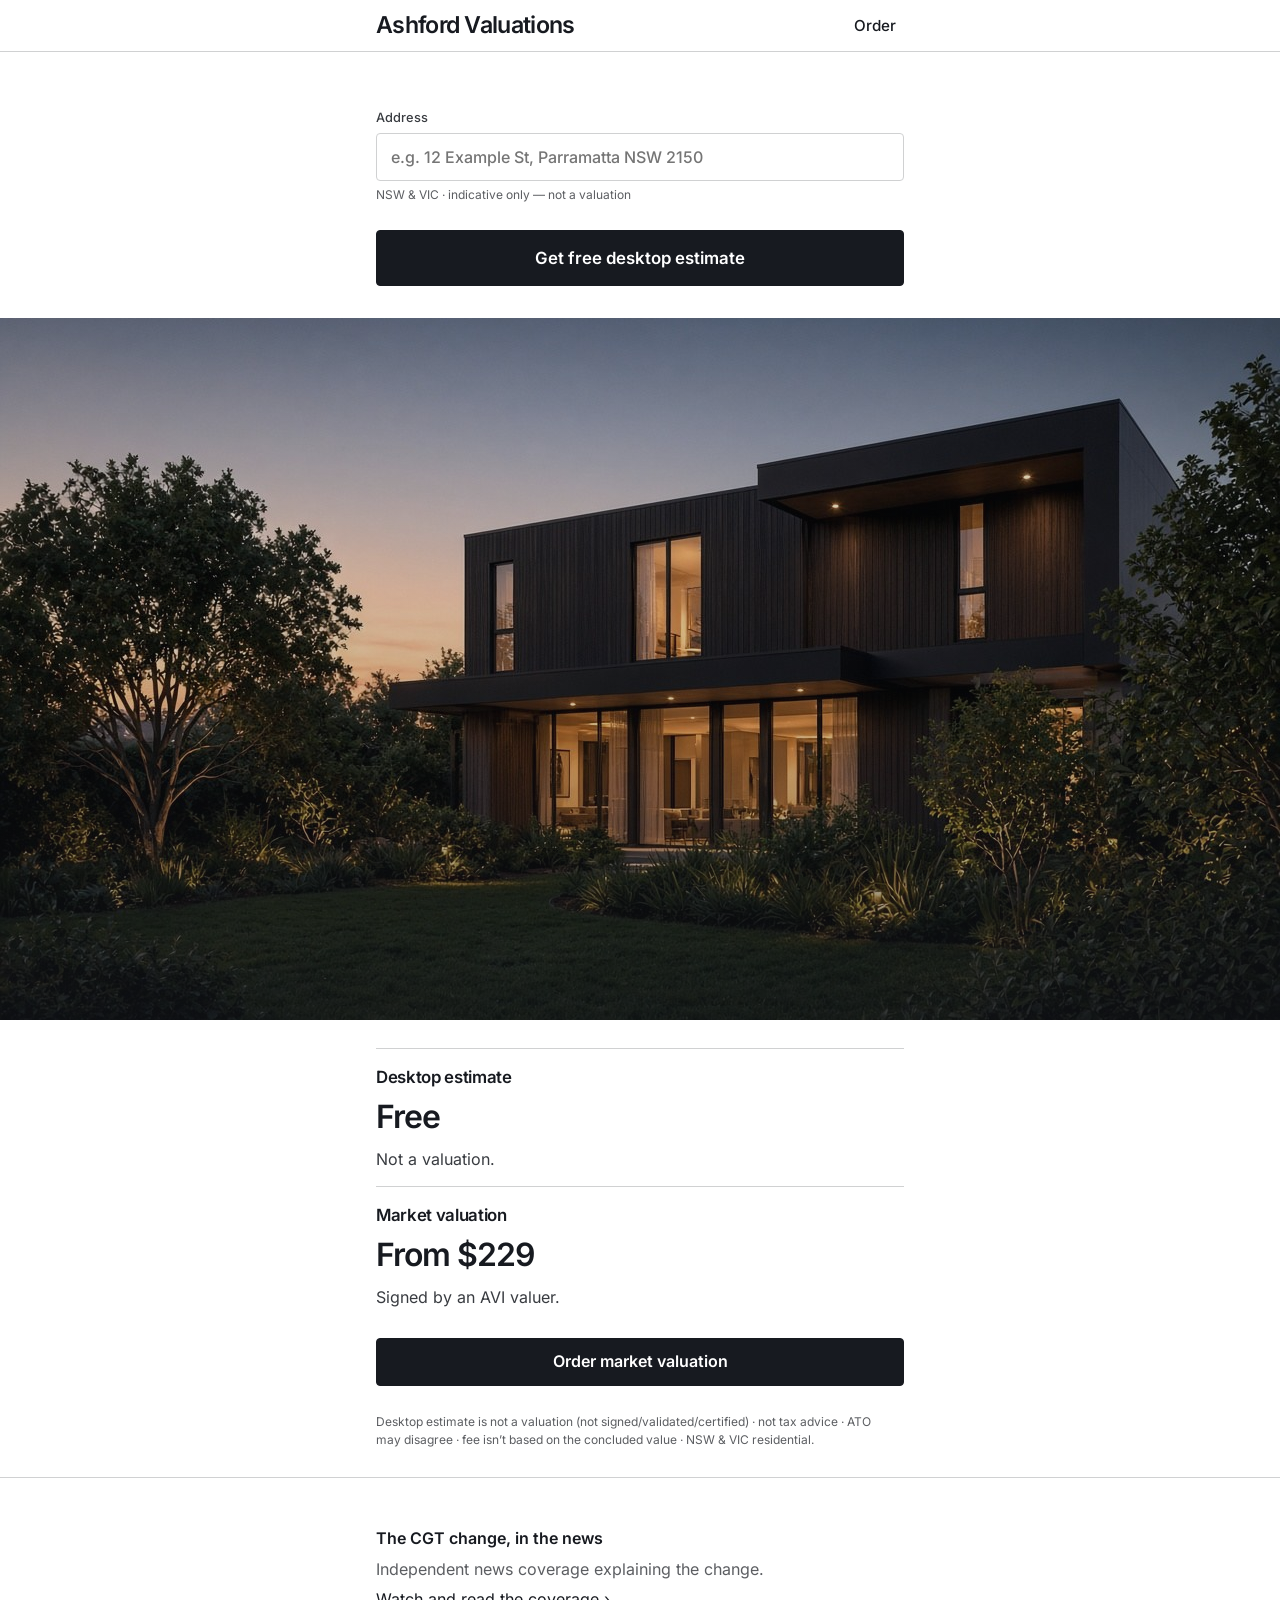
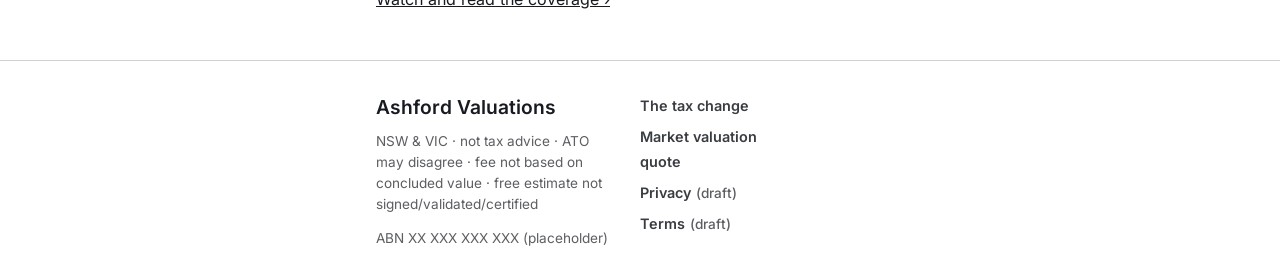
<file: index.html>
<!DOCTYPE html>
<html lang="en-AU">
<head>
  <meta charset="utf-8">
  <meta name="viewport" content="width=device-width, initial-scale=1">
  <title>Ashford Valuations · Free desktop estimate</title>
  <meta name="description" content="Free desktop estimate. Not a valuation, not for tax. Market valuation from $229. NSW &amp; VIC.">
  <link rel="stylesheet" href="styles.css?v=design6l">
</head>
<body>
  <header class="site-header">
    <div class="header-inner">
      <a class="logo" href="index.html"><span class="logo-mark">Ashford Valuations</span></a>
      <a class="header-enquire" href="start.html">Order</a>
    </div>
  </header>

  <main>
    <section class="hero hero-avm" id="estimate">
      <div class="container hero-avm-inner">
        <div class="avm-box" id="estimate-form-panel">
          <form id="estimate-form" class="avm-form" novalidate>
            <div class="avm-row">
              <div class="field avm-address">
                <label for="property-address">Address</label>
                <input type="text" id="property-address" name="address" autocomplete="street-address" placeholder="e.g. 12 Example St, Parramatta NSW 2150" required>
                <span class="hint avm-hint">NSW &amp; VIC · indicative only — not a valuation</span>
              </div>
              <div class="avm-submit">
                <button type="submit" class="btn btn-primary btn-lg avm-btn">Get free desktop estimate</button>
              </div>
            </div>
          </form>
        </div>

        <div class="estimate-result avm-result" id="estimate-result" hidden aria-live="polite">
          <p class="estimate-figure"><span id="result-figure">$1,050,000</span></p>
          <p class="tiny-note estimate-date-note" id="result-date-inline">Indicative only · not a valuation, not for tax</p>
          <p class="tiny-note post-result-line">Don’t give this to your accountant.</p>
          <div class="btn-group">
            <a class="btn btn-primary" href="#products">See market valuation</a>
            <button type="button" class="btn btn-outline" id="estimate-reset">Try another</button>
          </div>
        </div>
      </div>
    </section>

    <section class="graphic-band" aria-label="Residential property">
      <img class="graphic-band-img" src="images/hero-property.jpg?v=design6l" alt="Australian residential home exterior at dusk" width="1920" height="1080" decoding="async">
      <div class="graphic-band-scrim" aria-hidden="true"></div>
    </section>

    <section class="section section-tight" id="products">
      <div class="container">
        <div class="sku-grid">
          <article class="sku-card" id="free-estimate">
            <h3>Desktop estimate</h3>
            <p class="sku-price">Free</p>
            <p>Not a valuation.</p>
          </article>
          <article class="sku-card featured" id="market-valuation">
            <h3>Market valuation</h3>
            <p class="sku-price">From $229</p>
            <p>Signed by an AVI valuer.</p>
            <div class="sku-ctas-row">
              <a class="btn btn-primary" href="start.html">Order market valuation</a>
            </div>
          </article>
        </div>
        <p class="pricing-note">Desktop estimate is not a valuation (not signed/validated/certified) · not tax advice · ATO may disagree · fee isn’t based on the concluded value · NSW &amp; VIC residential.</p>
      </div>
    </section>

    <section class="section section-tight news-teaser" aria-labelledby="news-teaser-label">
      <div class="container">
        <p class="news-teaser-title" id="news-teaser-label">The CGT change, in the news</p>
        <p class="muted">Independent news coverage explaining the change.</p>
        <p><a class="news-teaser-link" href="why.html#in-the-news">Watch and read the coverage ›</a></p>
      </div>
    </section>
  </main>

  <footer class="site-footer">
    <div class="footer-inner">
      <div>
        <div class="footer-brand">Ashford Valuations</div>
        <p class="footer-meta">NSW &amp; VIC · not tax advice · ATO may disagree · fee not based on concluded value · free estimate not signed/validated/certified</p>
        <p class="footer-meta">ABN XX XXX XXX XXX (placeholder)</p>
      </div>
      <div class="footer-col">
        <ul class="footer-links">
          <li><a href="why.html">The tax change</a></li>
          <li><a href="start.html">Market valuation quote</a></li>
          <li><a href="privacy.html">Privacy</a> <span class="phone-hint">(draft)</span></li>
          <li><a href="terms.html">Terms</a> <span class="phone-hint">(draft)</span></li>
        </ul>
      </div>
    </div>
  </footer>
  <script src="app.js?v=design6l"></script>
</body>
</html>
</file>
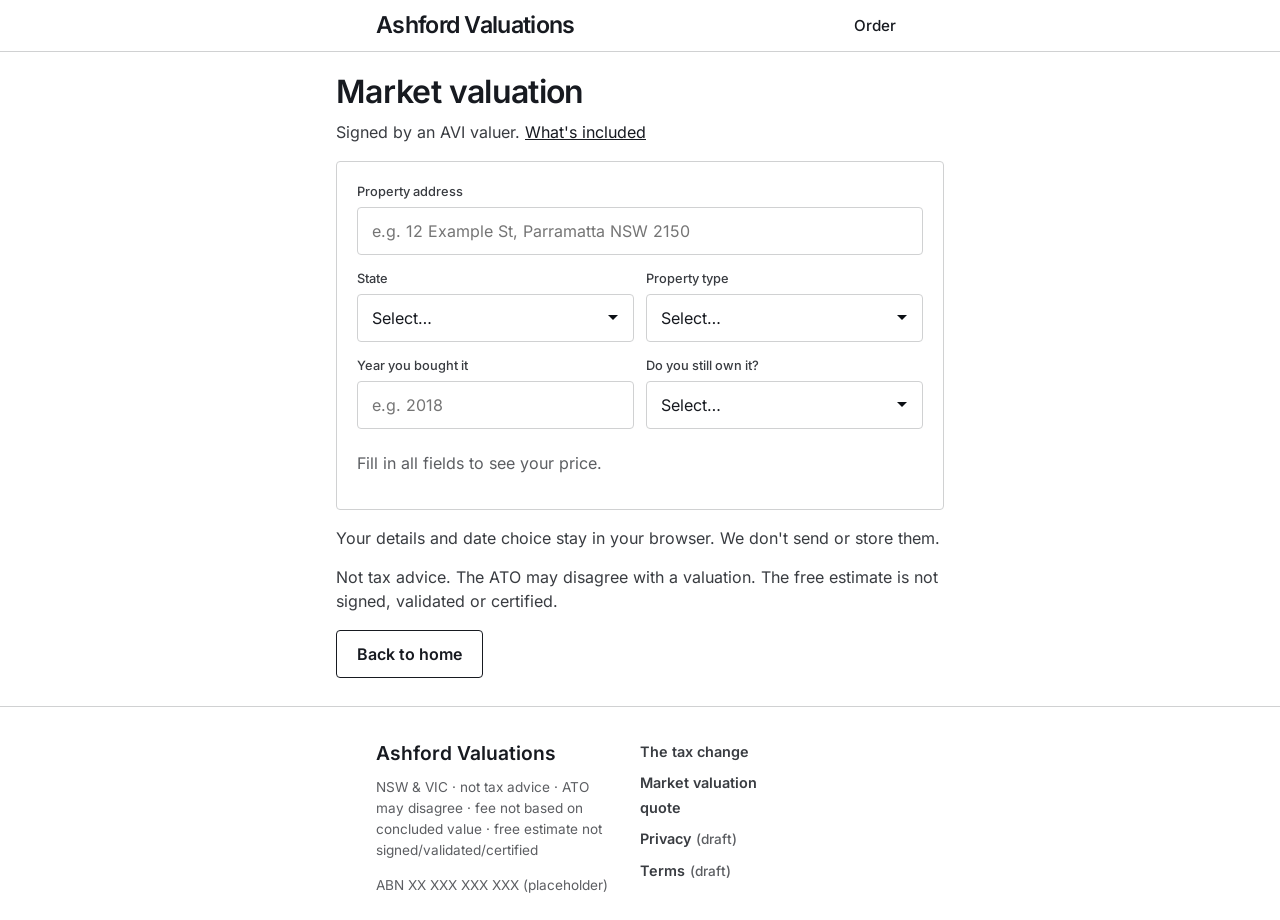
<file: intake.html>
<!DOCTYPE html>
<html lang="en-AU">
<head>
  <meta charset="utf-8">
  <meta name="viewport" content="width=device-width, initial-scale=1">
  <title>Redirecting… — Ashford Valuations</title>
  <meta http-equiv="refresh" content="0; url=start.html">
  <link rel="canonical" href="start.html">
  <link rel="stylesheet" href="styles.css?v=design6l">
  <script>location.replace("start.html" + location.search);</script>
</head>
<body>
  <div class="draft-banner" role="status">Draft mockup</div>
  <main>
    <div class="container redirect-note">
      <h1>This page moved</h1>
      <p class="lead" style="margin-left:auto;margin-right:auto;">We’ve simplified the site. Continue to the updated page.</p>
      <div class="btn-group" style="justify-content:center;">
        <a class="btn btn-primary" href="start.html">Continue</a>
        <a class="btn btn-outline" href="index.html">Home</a>
      </div>
    </div>
  </main>
</body>
</html>
</file>
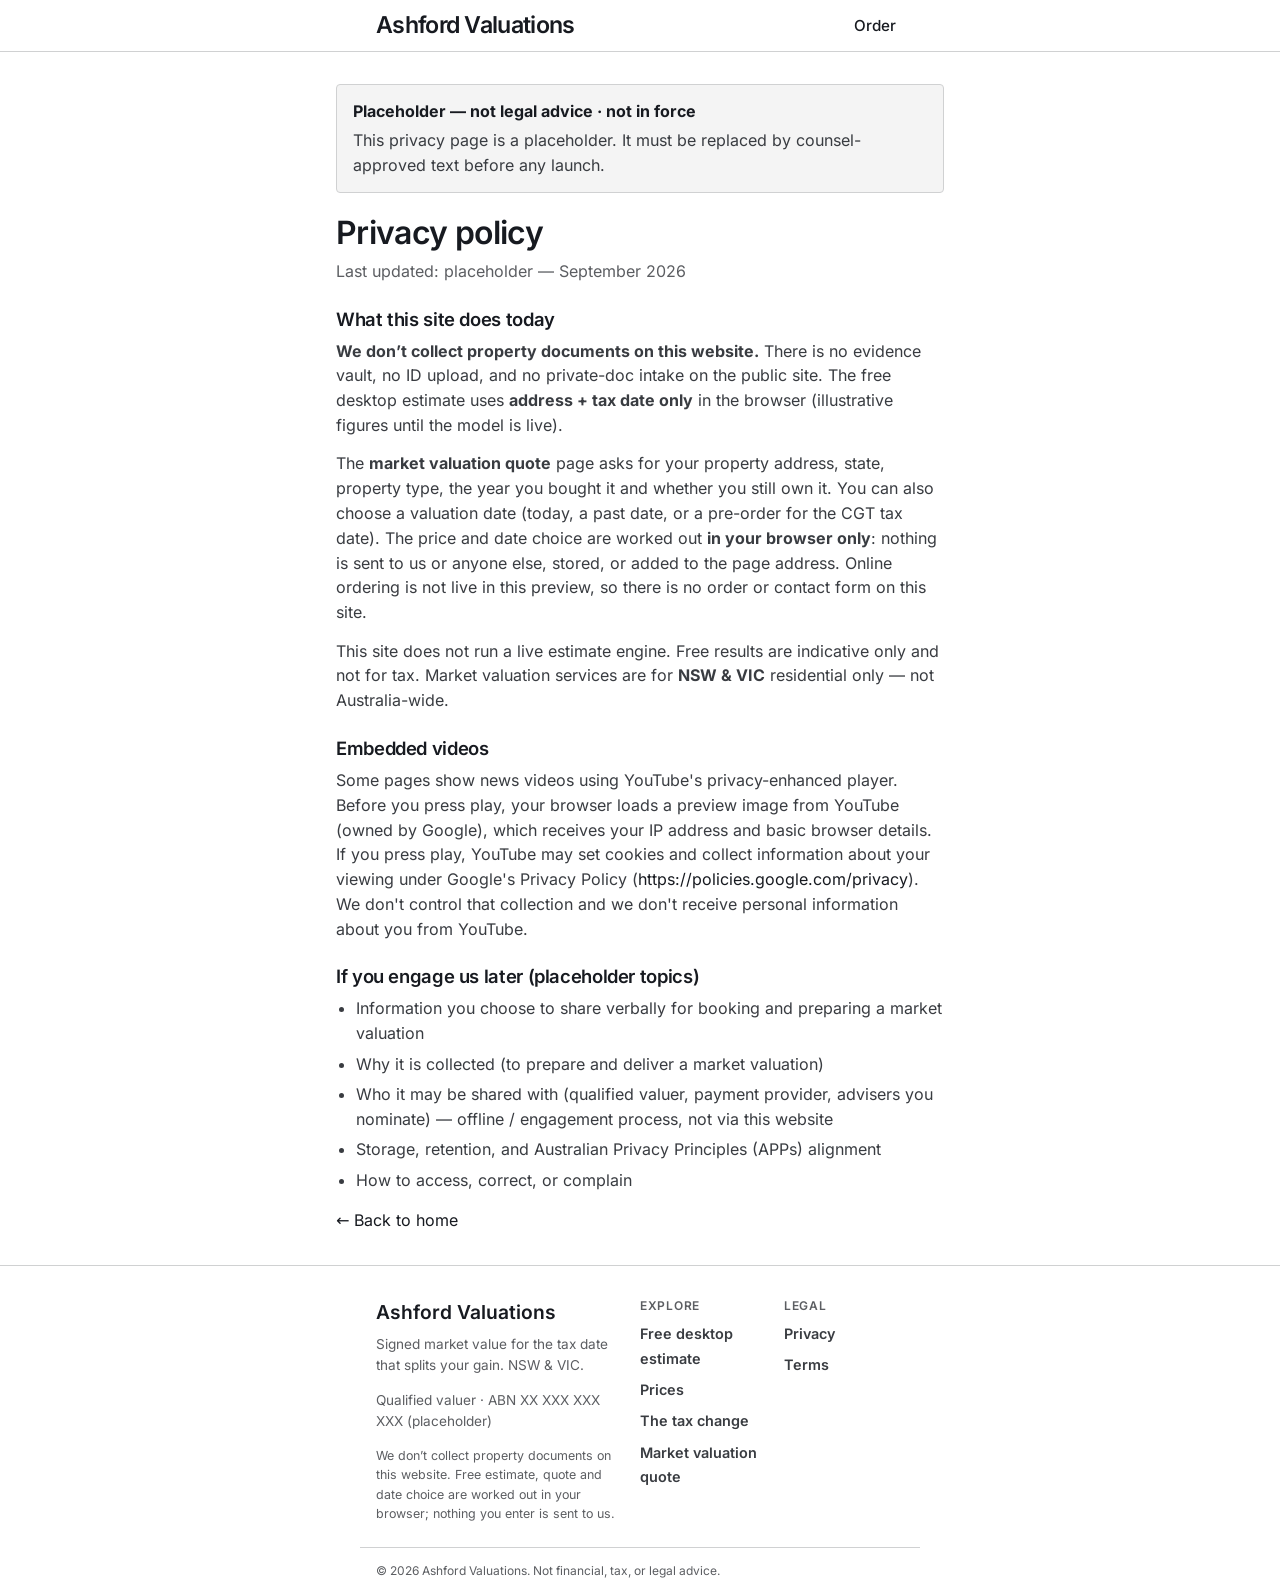
<file: privacy.html>
<!DOCTYPE html>
<html lang="en-AU">
<head>
  <meta charset="utf-8">
  <meta name="viewport" content="width=device-width, initial-scale=1">
  <title>Privacy — Ashford Valuations</title>
  <link rel="stylesheet" href="styles.css?v=design6l">
</head>
<body>

  <header class="site-header">
    <div class="header-inner">
      <a class="logo" href="index.html">
        <span class="logo-mark">Ashford Valuations</span>
      </a>
      <a class="header-enquire" href="start.html#market-valuation">Order</a>
    </div>
  </header>

  <main>
    <section class="section">
      <div class="container legal-content">
        <div class="legal-stub">
          <strong>Placeholder — not legal advice · not in force</strong>
          <p class="mb-0">This privacy page is a placeholder. It must be replaced by counsel-approved text before any launch.</p>
        </div>
        <h1>Privacy policy</h1>
        <p class="muted">Last updated: placeholder — September 2026</p>
        <h2>What this site does today</h2>
        <p><strong>We don’t collect property documents on this website.</strong> There is no evidence vault, no ID upload, and no private-doc intake on the public site. The free desktop estimate uses <strong>address + tax date only</strong> in the browser (illustrative figures until the model is live).</p>
        <p>The <strong>market valuation quote</strong> page asks for your property address, state, property type, the year you bought it and whether you still own it. You can also choose a valuation date (today, a past date, or a pre-order for the CGT tax date). The price and date choice are worked out <strong>in your browser only</strong>: nothing is sent to us or anyone else, stored, or added to the page address. Online ordering is not live in this preview, so there is no order or contact form on this site.</p>
        <p>This site does not run a live estimate engine. Free results are indicative only and not for tax. Market valuation services are for <strong>NSW &amp; VIC</strong> residential only — not Australia-wide.</p>
        <h2>Embedded videos</h2>
        <p>Some pages show news videos using YouTube's privacy-enhanced player. Before you press play, your browser loads a preview image from YouTube (owned by Google), which receives your IP address and basic browser details. If you press play, YouTube may set cookies and collect information about your viewing under Google's Privacy Policy (<a href="https://policies.google.com/privacy" target="_blank" rel="noopener noreferrer">https://policies.google.com/privacy</a>). We don't control that collection and we don't receive personal information about you from YouTube.</p>
        <h2>If you engage us later (placeholder topics)</h2>
        <ul>
          <li>Information you choose to share verbally for booking and preparing a market valuation</li>
          <li>Why it is collected (to prepare and deliver a market valuation)</li>
          <li>Who it may be shared with (qualified valuer, payment provider, advisers you nominate) — offline / engagement process, not via this website</li>
          <li>Storage, retention, and Australian Privacy Principles (APPs) alignment</li>
          <li>How to access, correct, or complain</li>
        </ul>
        <p><a href="index.html">← Back to home</a></p>
      </div>
    </section>
  </main>

  <footer class="site-footer">
    <div class="footer-inner">
      <div>
        <div class="footer-brand">Ashford Valuations</div>
        <p>Signed market value for the tax date that splits your gain. NSW &amp; VIC.</p>
        <p class="footer-meta">Qualified valuer · ABN XX XXX XXX XXX (placeholder)</p>
        <p class="footer-privacy">We don’t collect property documents on this website. Free estimate, quote and date choice are worked out in your browser; nothing you enter is sent to us.</p>
      </div>
      <div class="footer-col">
        <h4>Explore</h4>
        <ul class="footer-links">
          <li><a href="index.html#estimate">Free desktop estimate</a></li>
          <li><a href="index.html#products">Prices</a></li>
          <li><a href="why.html">The tax change</a></li>
          <li><a href="start.html">Market valuation quote</a></li>
        </ul>
      </div>
      <div class="footer-col">
        <h4>Legal</h4>
        <ul class="footer-links">
          <li><a href="privacy.html">Privacy</a></li>
          <li><a href="terms.html">Terms</a></li>
        </ul>
      </div>
    </div>
    <div class="footer-bottom">
      © 2026 Ashford Valuations. Not financial, tax, or legal advice.
    </div>
  </footer>

  <script src="app.js?v=design6l"></script>
</body>
</html>
</file>
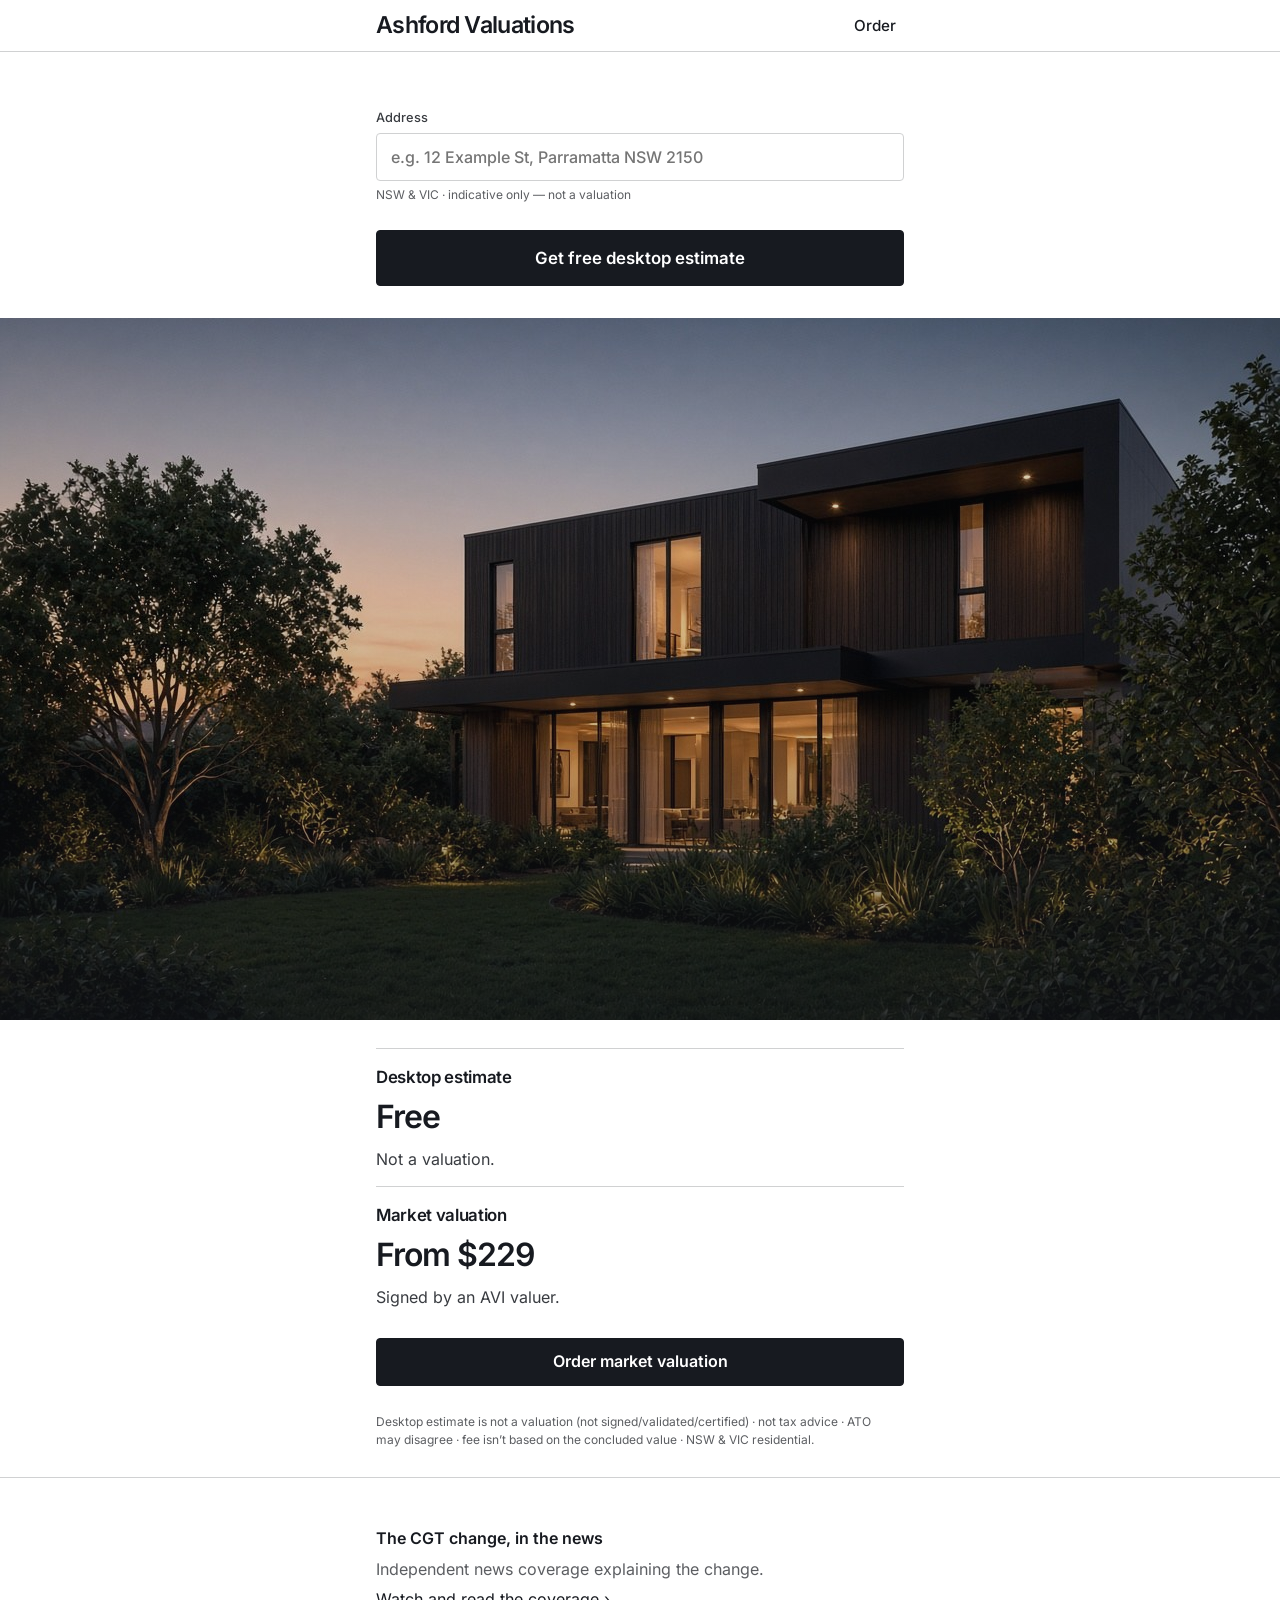
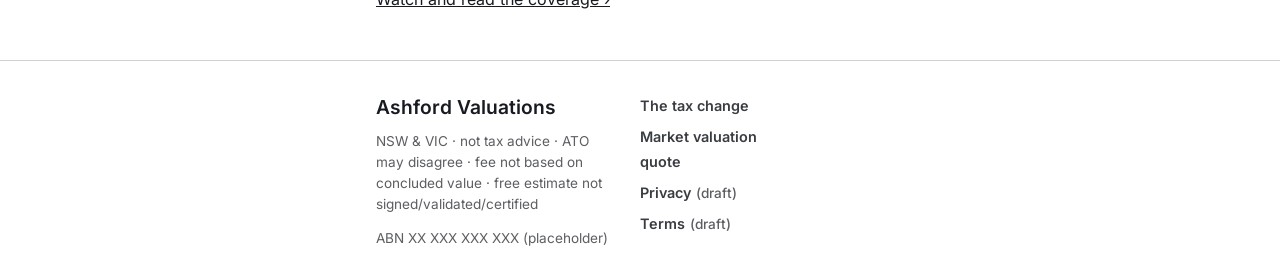
<file: products.html>
<!DOCTYPE html>
<html lang="en-AU">
<head>
  <meta charset="utf-8">
  <meta name="viewport" content="width=device-width, initial-scale=1">
  <title>Redirecting… — Ashford Valuations</title>
  <meta http-equiv="refresh" content="0; url=index.html#products">
  <link rel="canonical" href="index.html#products">
  <link rel="stylesheet" href="styles.css?v=design6l">
  <script>location.replace("index.html#products" + location.search);</script>
</head>
<body>
  <div class="draft-banner" role="status">Draft mockup</div>
  <main>
    <div class="container redirect-note">
      <h1>This page moved</h1>
      <p class="lead" style="margin-left:auto;margin-right:auto;">We’ve simplified the site. Continue to the updated page.</p>
      <div class="btn-group" style="justify-content:center;">
        <a class="btn btn-primary" href="index.html#products">Continue</a>
        <a class="btn btn-outline" href="index.html">Home</a>
      </div>
    </div>
  </main>
</body>
</html>
</file>
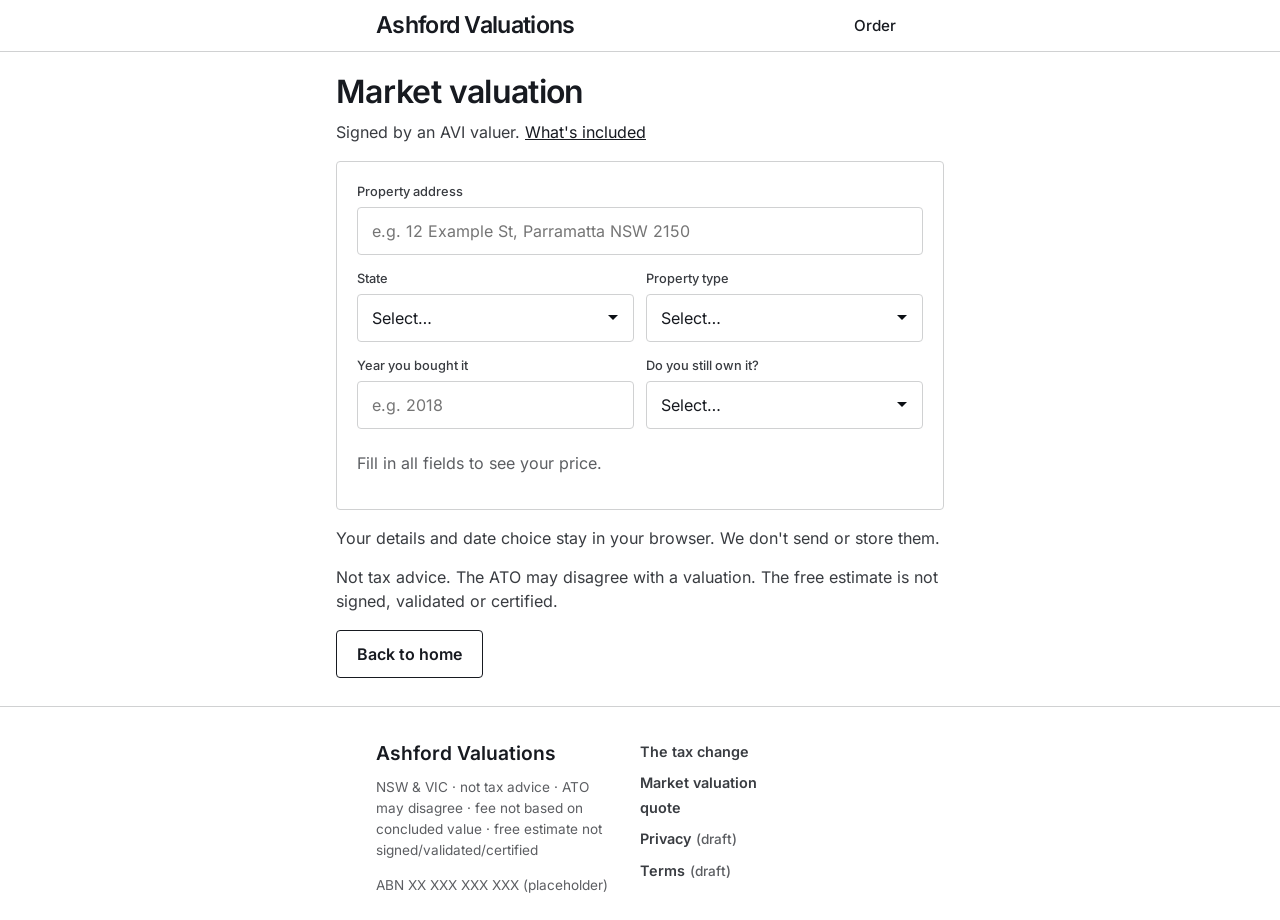
<file: start.html>
<!DOCTYPE html>
<html lang="en-AU">
<head>
  <meta charset="utf-8">
  <meta name="viewport" content="width=device-width, initial-scale=1">
  <title>Market valuation — quote — Ashford Valuations</title>
  <meta name="description" content="Market valuation. Enter your property details to see your price: from $229 incl GST ($279 if bought in 2012 or earlier). NSW &amp; VIC. Not tax advice.">
  <link rel="stylesheet" href="styles.css?v=design6l">
</head>
<body>

  <header class="site-header">
    <div class="header-inner">
      <a class="logo" href="index.html">
        <span class="logo-mark">Ashford Valuations</span>
      </a>
      <a class="header-enquire" href="start.html">Order</a>
    </div>
  </header>

  <main>
    <section class="section page-intro">
      <div class="container estimate-landing">
        <div id="market-valuation">
          <h1>Market valuation</h1>
          <p>Signed by an AVI valuer. <a class="news-teaser-link" href="why.html#faq">What's included</a></p>
        </div>

        <div class="form-panel" id="quote">
          <!-- Quote is worked out in the browser only: no action, no field names, no network call, no storage. -->
          <form id="quote-form" novalidate autocomplete="on">
            <div class="field">
              <label for="q-address">Property address</label>
              <input type="text" id="q-address" autocomplete="street-address" placeholder="e.g. 12 Example St, Parramatta NSW 2150">
            </div>

            <div class="field-row">
              <div class="field">
                <label for="q-state">State</label>
                <select id="q-state">
                  <option value="">Select…</option>
                  <option value="NSW">NSW</option>
                  <option value="VIC">VIC</option>
                  <option value="QLD">QLD</option>
                  <option value="WA">WA</option>
                  <option value="SA">SA</option>
                  <option value="TAS">TAS</option>
                  <option value="ACT">ACT</option>
                  <option value="NT">NT</option>
                </select>
              </div>
              <div class="field">
                <label for="q-type">Property type</label>
                <select id="q-type">
                  <option value="">Select…</option>
                  <option value="House">House</option>
                  <option value="Townhouse">Townhouse</option>
                  <option value="Unit or apartment">Unit or apartment</option>
                  <option value="Other">Other</option>
                </select>
              </div>
            </div>

            <div class="field-row">
              <div class="field">
                <label for="q-year">Year you bought it</label>
                <input type="number" id="q-year" inputmode="numeric" min="1900" max="2027" step="1" placeholder="e.g. 2018">
              </div>
              <div class="field">
                <label for="q-own">Do you still own it?</label>
                <select id="q-own">
                  <option value="">Select…</option>
                  <option value="yes">Yes</option>
                  <option value="no">No</option>
                </select>
              </div>
            </div>
          </form>

          <div class="quote-result" id="quote-result" aria-live="polite">
            <p class="muted" id="quote-prompt">Fill in all fields to see your price.</p>
            <p class="quote-message" id="quote-message" hidden></p>
            <div id="quote-price-block" hidden>
              <p class="sku-price" id="quote-price">From $229 <span>incl GST</span></p>
              <p id="quote-older" hidden>Bought in 2012 or earlier: older purchases need more research.</p>
              <p class="price-line" id="quote-final-price">The final price depends on distance, the type of inspection and any extra work. We'll confirm it before we start, and you can cancel free any time before the inspection.</p>
              <p id="quote-inspects">The valuer inspects every property, inside and out or from the street.</p>
              <p id="quote-tax-date">A valuation at the tax date can only be done once that date has passed.</p>
              <p class="quote-legal" id="quote-dating">Valuations are dated on or before the day the valuer signs. A valuation for the new CGT rules can only be done once the tax date has passed. We'll explain when you order.</p>

              <!-- Order step preview: browser-only. Not inside a form, so nothing can be submitted; no storage, no network. -->
              <fieldset class="date-choice" id="valuation-date">
                <legend>Valuation date</legend>
                <label class="date-option"><input type="radio" name="o-date" id="o-date-today" value="today"> Today</label>
                <label class="date-option"><input type="radio" name="o-date" id="o-date-past" value="past"> A past date</label>
                <div class="field date-choice-detail" id="o-past-wrap" hidden>
                  <label for="o-past-date">Past valuation date</label>
                  <input type="date" id="o-past-date" min="1900-01-01">
                </div>
                <label class="date-option"><input type="radio" name="o-date" id="o-date-tax" value="tax"> The CGT tax date (just before 1 July 2027): pre-order</label>
              </fieldset>

              <div class="order-payment">
                <p>No payment today. <mark class="copy-placeholder">[You pay after the inspection / when you receive your report: Joe to pick]</mark></p>
              </div>

              <p id="quote-fee">Fee not based on the value we conclude.</p>
              <p id="quote-ato">The ATO may disagree with a valuation.</p>
              <button type="button" class="btn btn-primary btn-lg" disabled aria-disabled="true" aria-describedby="order-note">Place order</button>
              <p class="quote-order-note" id="order-note">[Online ordering not live in this preview]</p>
            </div>
          </div>
        </div>

        <p>Your details and date choice stay in your browser. We don't send or store them.</p>
        <p>Not tax advice. The ATO may disagree with a valuation. The free estimate is not signed, validated or certified.</p>

        <div class="btn-group">
          <a class="btn btn-outline" href="index.html">Back to home</a>
        </div>
      </div>
    </section>
  </main>

  <footer class="site-footer">
    <div class="footer-inner">
      <div>
        <div class="footer-brand">Ashford Valuations</div>
        <p class="footer-meta">NSW &amp; VIC · not tax advice · ATO may disagree · fee not based on concluded value · free estimate not signed/validated/certified</p>
        <p class="footer-meta">ABN XX XXX XXX XXX (placeholder)</p>
      </div>
      <div class="footer-col">
        <ul class="footer-links">
          <li><a href="why.html">The tax change</a></li>
          <li><a href="start.html">Market valuation quote</a></li>
          <li><a href="privacy.html">Privacy</a> <span class="phone-hint">(draft)</span></li>
          <li><a href="terms.html">Terms</a> <span class="phone-hint">(draft)</span></li>
        </ul>
      </div>
    </div>
  </footer>

  <script src="app.js?v=design6l"></script>
</body>
</html>
</file>
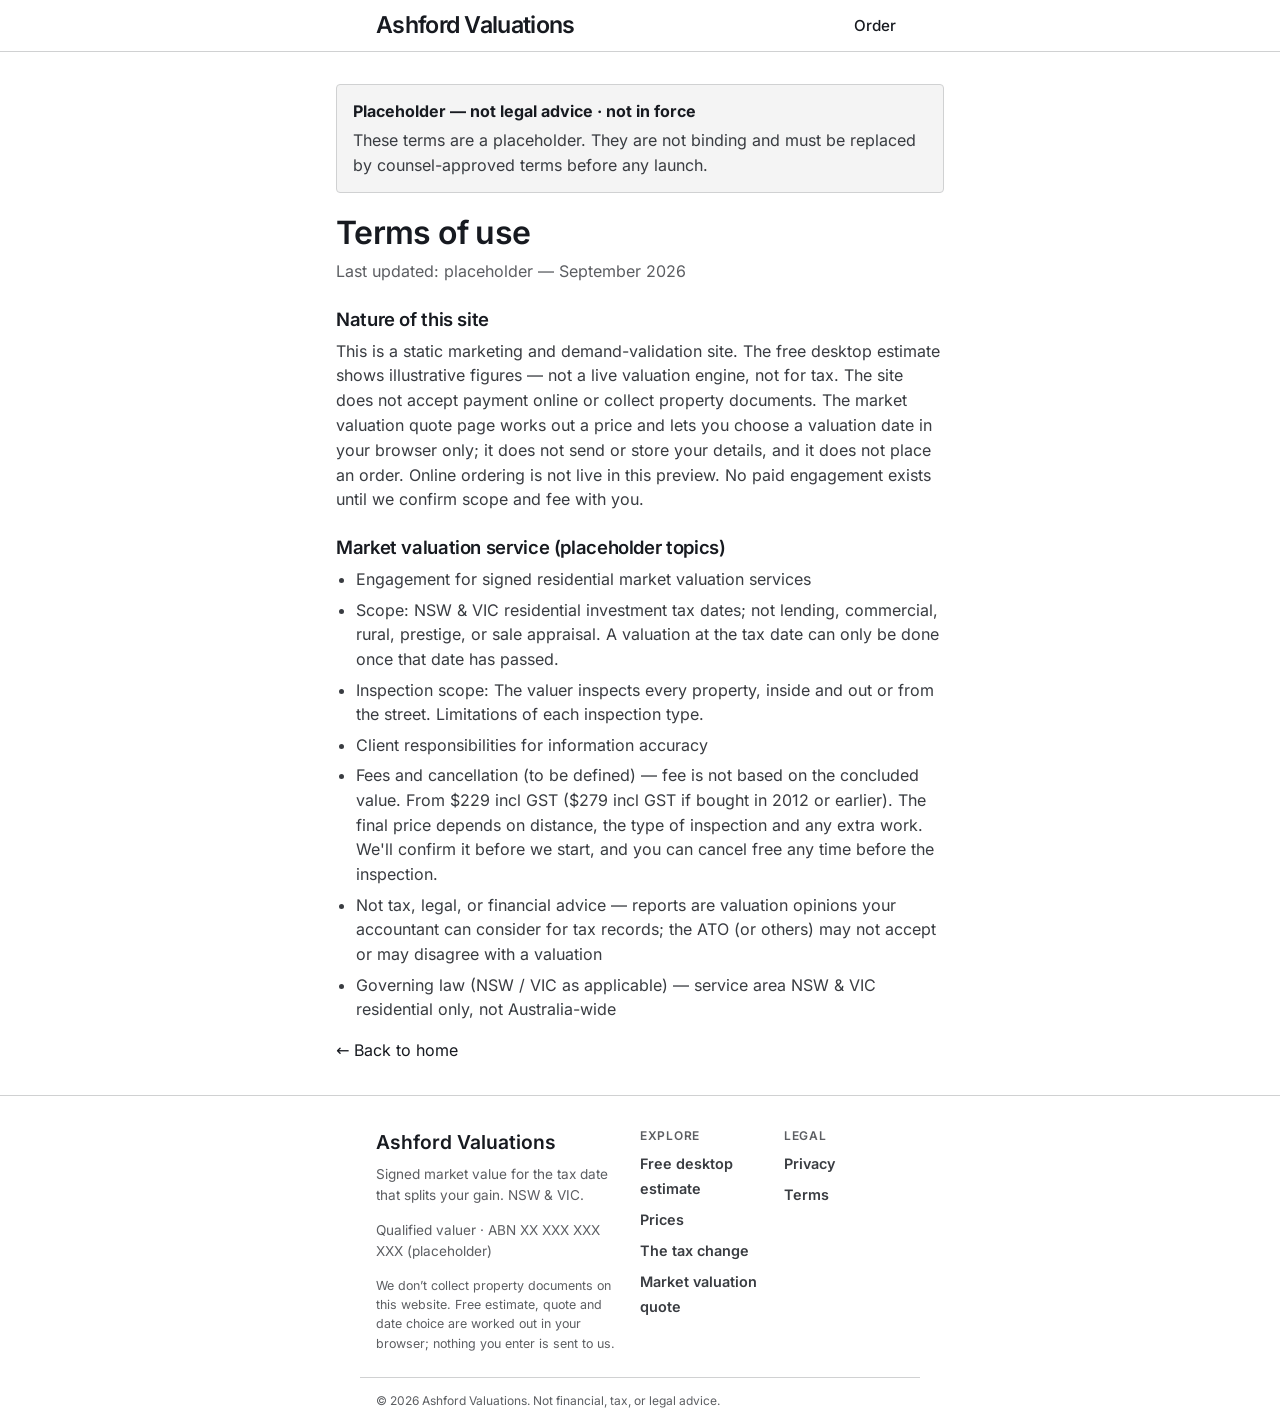
<file: terms.html>
<!DOCTYPE html>
<html lang="en-AU">
<head>
  <meta charset="utf-8">
  <meta name="viewport" content="width=device-width, initial-scale=1">
  <title>Terms — Ashford Valuations</title>
  <link rel="stylesheet" href="styles.css?v=design6l">
</head>
<body>

  <header class="site-header">
    <div class="header-inner">
      <a class="logo" href="index.html">
        <span class="logo-mark">Ashford Valuations</span>
      </a>
      <a class="header-enquire" href="start.html#market-valuation">Order</a>
    </div>
  </header>

  <main>
    <section class="section">
      <div class="container legal-content">
        <div class="legal-stub">
          <strong>Placeholder — not legal advice · not in force</strong>
          <p class="mb-0">These terms are a placeholder. They are not binding and must be replaced by counsel-approved terms before any launch.</p>
        </div>
        <h1>Terms of use</h1>
        <p class="muted">Last updated: placeholder — September 2026</p>
        <h2>Nature of this site</h2>
        <p>This is a static marketing and demand-validation site. The free desktop estimate shows illustrative figures — not a live valuation engine, not for tax. The site does not accept payment online or collect property documents. The market valuation quote page works out a price and lets you choose a valuation date in your browser only; it does not send or store your details, and it does not place an order. Online ordering is not live in this preview. No paid engagement exists until we confirm scope and fee with you.</p>
        <h2>Market valuation service (placeholder topics)</h2>
        <ul>
          <li>Engagement for signed residential market valuation services</li>
          <li>Scope: NSW &amp; VIC residential investment tax dates; not lending, commercial, rural, prestige, or sale appraisal. A valuation at the tax date can only be done once that date has passed.</li>
          <li>Inspection scope: The valuer inspects every property, inside and out or from the street. Limitations of each inspection type.</li>
          <li>Client responsibilities for information accuracy</li>
          <li>Fees and cancellation (to be defined) — fee is not based on the concluded value. From $229 incl GST ($279 incl GST if bought in 2012 or earlier). The final price depends on distance, the type of inspection and any extra work. We'll confirm it before we start, and you can cancel free any time before the inspection.</li>
          <li>Not tax, legal, or financial advice — reports are valuation opinions your accountant can consider for tax records; the ATO (or others) may not accept or may disagree with a valuation</li>
          <li>Governing law (NSW / VIC as applicable) — service area NSW &amp; VIC residential only, not Australia-wide</li>
        </ul>
        <p><a href="index.html">← Back to home</a></p>
      </div>
    </section>
  </main>

  <footer class="site-footer">
    <div class="footer-inner">
      <div>
        <div class="footer-brand">Ashford Valuations</div>
        <p>Signed market value for the tax date that splits your gain. NSW &amp; VIC.</p>
        <p class="footer-meta">Qualified valuer · ABN XX XXX XXX XXX (placeholder)</p>
        <p class="footer-privacy">We don’t collect property documents on this website. Free estimate, quote and date choice are worked out in your browser; nothing you enter is sent to us.</p>
      </div>
      <div class="footer-col">
        <h4>Explore</h4>
        <ul class="footer-links">
          <li><a href="index.html#estimate">Free desktop estimate</a></li>
          <li><a href="index.html#products">Prices</a></li>
          <li><a href="why.html">The tax change</a></li>
          <li><a href="start.html">Market valuation quote</a></li>
        </ul>
      </div>
      <div class="footer-col">
        <h4>Legal</h4>
        <ul class="footer-links">
          <li><a href="privacy.html">Privacy</a></li>
          <li><a href="terms.html">Terms</a></li>
        </ul>
      </div>
    </div>
    <div class="footer-bottom">
      © 2026 Ashford Valuations. Not financial, tax, or legal advice.
    </div>
  </footer>

  <script src="app.js?v=design6l"></script>
</body>
</html>
</file>
<file: styles.css>
/* Lock the Date — design4 Tesla clean-order + valuation graphics (preview, not Joe-approved)
   White page · black CTAs · address-only · photo band · no teal / no Call
   Product locks: address-only hero, from $229 — copy unchanged */
/* Inter (self-hosted, SIL OFL 1.1 — see fonts/OFL.txt). Latin subset, variable wght 400–700 (covers 400/500/600/700 used). */
@font-face {
  font-family: "Inter";
  font-style: normal;
  font-weight: 400 700;
  font-display: swap;
  src: url("fonts/inter-latin-wght-normal.woff2?v=design6l") format("woff2");
  unicode-range: U+0000-00FF, U+0131, U+0152-0153, U+02BB-02BC, U+02C6, U+02DA, U+02DC, U+0304, U+0308, U+0329, U+2000-206F, U+20AC, U+2122, U+2191, U+2193, U+2212, U+2215, U+FEFF, U+FFFD;
}

:root {
  --bg: #FFFFFF;
  --bg-soft: #F4F4F4;      /* rare only */
  --bg-elevated: #FFFFFF;
  --bg-muted: #F4F4F4;
  --text: #171A20;
  --text-secondary: #393C41;
  --muted: #5C5E62;
  --border: #D0D1D2;
  --border-strong: #171A20;
  --accent: #171A20;
  --accent-hover: #000000;
  --accent-soft: #F4F4F4;
  --accent-text: #FFFFFF;
  --cta: #171A20;
  --cta-hover: #000000;
  --cta-text: #FFFFFF;
  --ghost-border: #171A20;
  --success: #171A20;
  --success-bg: #F4F4F4;
  --warning-bg: #F4F4F4;
  --warning-border: #D0D1D2;
  --danger-bg: #F4F4F4;
  --shadow-sm: none;
  --shadow-md: none;
  --radius: 4px;
  --radius-lg: 4px;
  --radius-card: 4px;
  --radius-sm: 4px;
  --radius-pill: 4px;
  --max: 560px;
  --font: "Inter", system-ui, -apple-system, "Segoe UI", Roboto, sans-serif;
  --header-h: 52px;
  --tap: 48px;
}

*, *::before, *::after { box-sizing: border-box; }

html {
  scroll-behavior: smooth;
  scroll-padding-top: calc(var(--header-h) + 12px);
}

body {
  margin: 0;
  font-family: var(--font);
  color: var(--text);
  background: var(--bg);
  line-height: 1.55;
  font-size: 16px;
  min-height: 100vh;
  display: flex;
  flex-direction: column;
  -webkit-font-smoothing: antialiased;
  -moz-osx-font-smoothing: grayscale;
}

main { flex: 1; }

img { max-width: 100%; height: auto; display: block; }

a { color: var(--text); text-decoration: none; }
a:hover { color: var(--text); text-decoration: underline; }

h1, h2, h3, h4 {
  font-family: var(--font);
  color: var(--text);
  font-weight: 600;
  line-height: 1.25;
  letter-spacing: -0.02em;
  margin: 0 0 0.5rem;
}

h1 { font-size: clamp(1.5rem, 4vw, 2rem); font-weight: 600; }
h2 { font-size: 1.35rem; font-weight: 600; }
h3 { font-size: 1.05rem; font-weight: 600; }

p { margin: 0 0 0.85rem; color: var(--text-secondary); }
p:last-child { margin-bottom: 0; }

ul, ol { margin: 0 0 1rem; padding-left: 1.25rem; color: var(--text-secondary); }
li { margin-bottom: 0.35rem; }

.sr-only {
  position: absolute;
  width: 1px;
  height: 1px;
  padding: 0;
  margin: -1px;
  overflow: hidden;
  clip: rect(0, 0, 0, 0);
  white-space: nowrap;
  border: 0;
}

.mb-0 { margin-bottom: 0 !important; }
.muted { color: var(--muted); }

/* —— Layout —— */
.container {
  max-width: var(--max);
  margin: 0 auto;
  padding: 0 1rem;
}

.section {
  padding: 1.5rem 0;
}

@media (min-width: 720px) {
  .section { padding: 2rem 0; }
}

.section-tight {
  padding: 1.25rem 0;
}

@media (min-width: 720px) {
  .section-tight { padding: 1.75rem 0; }
}

.section-alt {
  background: transparent;
  border-top: 0;
  border-bottom: 0;
}

.section-head {
  margin-bottom: 1.25rem;
}

.section-head-tight {
  margin-bottom: 1rem;
}

.section-head .lead {
  max-width: 36em;
}

.eyebrow {
  display: inline-block;
  margin: 0 0 0.5rem;
  font-size: 0.72rem;
  font-weight: 600;
  letter-spacing: 0.06em;
  text-transform: uppercase;
  color: var(--accent);
}

.lead {
  font-size: 1.05rem;
  color: var(--text-secondary);
  max-width: 38em;
}

.lead-tight {
  margin-bottom: 1rem;
}

.page-intro {
  padding-top: 1.25rem;
  padding-bottom: 0.75rem;
}

/* —— Header: thin white + Order text —— */
.site-header {
  background: var(--bg-elevated);
  border-bottom: 1px solid var(--border);
  position: sticky;
  top: 0;
  z-index: 100;
  height: var(--header-h);
  box-shadow: none;
}

.header-inner {
  max-width: var(--max);
  margin: 0 auto;
  padding: 0 1rem;
  height: 100%;
  display: flex;
  align-items: center;
  justify-content: space-between;
  gap: 1rem;
}

.logo {
  display: inline-flex;
  align-items: center;
  color: var(--text);
  text-decoration: none;
  min-height: var(--tap);
}

.logo:hover {
  color: var(--text);
  text-decoration: none;
}

.logo-mark {
  font-weight: 600;
  font-size: clamp(1.25rem, 2.8vw, 1.45rem);
  letter-spacing: -0.03em;
  color: var(--text);
  line-height: 1.15;
}

.logo-glyph,
.logo-text,
.logo-sub { display: none; }

.header-call,
.nav-cta {
  display: none !important; /* placeholder Call removed — use .header-enquire */
}

.header-enquire {
  display: inline-flex;
  align-items: center;
  justify-content: center;
  min-height: var(--tap);
  padding: 0 0.5rem;
  font-weight: 500;
  font-size: 0.95rem;
  color: var(--text) !important;
  text-decoration: none !important;
  background: transparent;
  border: 0;
}

.header-enquire:hover {
  color: var(--text) !important;
  text-decoration: underline !important;
}

/* Keep old nav selectors harmless if present */
.nav,
.nav-toggle { display: none !important; }

/* —— Buttons —— */
.btn {
  display: inline-flex;
  align-items: center;
  justify-content: center;
  gap: 0.4rem;
  min-height: var(--tap);
  padding: 0.75rem 1.25rem;
  font-family: var(--font);
  font-size: 1rem;
  font-weight: 600;
  line-height: 1.2;
  border-radius: var(--radius);
  border: 1px solid transparent;
  cursor: pointer;
  text-decoration: none !important;
  text-align: center;
  transition: background 0.12s ease, border-color 0.12s ease, color 0.12s ease, box-shadow 0.12s ease;
}

.btn-primary {
  background: var(--cta);
  color: var(--cta-text) !important;
  border-color: var(--cta);
  box-shadow: none;
}

.btn-primary:hover {
  background: var(--cta-hover);
  border-color: var(--cta-hover);
  color: var(--cta-text) !important;
  box-shadow: none;
}

.btn-secondary {
  background: var(--bg-elevated);
  color: var(--text) !important;
  border-color: var(--border-strong);
}

.btn-secondary:hover {
  background: var(--bg-soft);
  color: var(--text) !important;
}

.btn-outline {
  background: var(--bg);
  color: var(--text) !important;
  border-color: var(--ghost-border);
}

.btn-outline:hover {
  background: var(--bg-soft);
  color: var(--text) !important;
  border-color: var(--ghost-border);
}

.btn-ghost {
  background: transparent;
  color: var(--text-secondary) !important;
  border-color: var(--border);
}

.btn-ghost:hover {
  background: var(--bg-soft);
  color: var(--text) !important;
}

.btn-lg {
  min-height: 56px;
  padding: 0.9rem 1.5rem;
  font-size: 1.05rem;
}

.btn-group {
  display: flex;
  flex-wrap: wrap;
  gap: 0.65rem;
  margin: 1rem 0;
}

.center-btns {
  justify-content: center;
}

.btn:disabled {
  opacity: 0.55;
  cursor: not-allowed;
}

/* —— Forms —— */
.field {
  margin-bottom: 0.85rem;
}

.field label {
  display: block;
  font-size: 0.8rem;
  font-weight: 500;
  color: var(--text-secondary);
  margin-bottom: 0.35rem;
}

.field input,
.field select,
.field textarea {
  width: 100%;
  min-height: var(--tap);
  padding: 0.7rem 0.85rem;
  font-family: var(--font);
  font-size: 1rem;
  color: var(--text);
  background: var(--bg-elevated);
  border: 1px solid var(--border);
  border-radius: var(--radius);
  appearance: none;
  -webkit-appearance: none;
}

.field select {
  background-image: url("data:image/svg+xml,%3Csvg xmlns='http://www.w3.org/2000/svg' width='12' height='8' viewBox='0 0 12 8'%3E%3Cpath fill='%230B0F14' d='M1 1l5 5 5-5'/%3E%3C/svg%3E");
  background-repeat: no-repeat;
  background-position: right 0.9rem center;
  padding-right: 2.4rem;
}

.field input:focus,
.field select:focus,
.field textarea:focus {
  outline: none;
  border-color: var(--text);
  box-shadow: none;
}

.field textarea {
  min-height: 110px;
  resize: vertical;
}

.field .hint,
.hint {
  display: block;
  margin-top: 0.3rem;
  font-size: 0.75rem;
  font-weight: 400;
  line-height: 1.5;
  color: var(--muted);
}

.field-row {
  display: grid;
  gap: 0.75rem;
}

@media (min-width: 640px) {
  .field-row {
    grid-template-columns: 1fr 1fr;
  }
}

.label-optional {
  font-weight: 500;
  color: var(--muted);
}

.form-panel {
  background: var(--bg-elevated);
  border: 1px solid var(--border);
  border-radius: var(--radius-lg);
  box-shadow: none;
  padding: 1.25rem;
  margin: 1rem 0;
}

.form-section h3 {
  margin-bottom: 0.85rem;
  font-size: 1rem;
}

.tiny-note {
  font-size: 0.8rem;
  color: var(--muted);
  margin: 0.75rem 0;
}

.privacy-line {
  border-top: 1px solid var(--border);
  padding-top: 0.75rem;
}

.form-status {
  margin-top: 0.75rem;
  font-size: 0.9rem;
  color: var(--text-secondary);
}

.form-status-error {
  color: #0B0F14;
  background: var(--danger-bg);
  padding: 0.65rem 0.85rem;
  border-radius: var(--radius-sm);
  border: 1px solid #D0D7DE;
}

.confirm-box {
  background: var(--success-bg);
  border: 1px solid var(--success);
  border-radius: var(--radius-lg);
  padding: 1.25rem;
  margin-top: 1rem;
}

.confirm-box h3 {
  color: var(--success);
  margin-bottom: 0.4rem;
}

.confirm-box.visible { display: block; }

/* —— Hero / AVM —— */
.hero,
.hero-avm {
  padding: 2.5rem 0 1.5rem;
  background: var(--bg);
}

@media (min-width: 720px) {
  .hero,
  .hero-avm {
    padding: 3.5rem 0 2rem;
  }
}

.hero-avm-inner {
  max-width: var(--max);
}

.hero h1 {
  margin-bottom: 0.65rem;
}

.hero-sub {
  font-size: 1.05rem;
  color: var(--text-secondary);
  margin-bottom: 1.25rem;
  max-width: 36em;
}

.avm-box {
  background: transparent;
  border: 0;
  border-radius: 0;
  box-shadow: none;
  padding: 0;
  margin-bottom: 0;
}

.avm-form .avm-row {
  display: flex;
  flex-direction: column;
  gap: 0.75rem;
}

.avm-address input {
  font-size: 1rem;
  font-weight: 500;
  min-height: var(--tap);
  border-radius: var(--radius);
}

.avm-submit .avm-btn,
.avm-submit .btn {
  width: 100%;
}

.avm-hint {
  margin: 0.75rem 0 0;
  font-size: 0.75rem;
  font-weight: 400;
  color: var(--muted);
  line-height: 1.5;
}

/* design4: stacked address + full-width black CTA (Tesla order) */
@media (min-width: 720px) {
  .avm-form .avm-row {
    display: flex;
    flex-direction: column;
    gap: 0.75rem;
  }

  .avm-submit .btn {
    width: 100%;
  }
}

/* Estimate result */
.estimate-result,
.avm-result {
  margin-top: 1.25rem;
}

.estimate-demo-card {
  background: var(--bg-elevated);
  border: 1px solid var(--border);
  border-radius: var(--radius-lg);
  box-shadow: none;
  padding: 1.15rem;
  margin-bottom: 0.85rem;
}

.estimate-demo-badge {
  display: inline-block;
  margin: 0 0 0.75rem;
  padding: 0.35rem 0.65rem;
  font-size: 0.72rem;
  font-weight: 500;
  text-transform: uppercase;
  letter-spacing: 0.04em;
  color: var(--text-secondary);
  background: var(--bg-soft);
  border: 1px solid var(--border);
  border-radius: var(--radius-pill);
}

.estimate-address {
  font-size: 1.05rem;
  font-weight: 600;
  color: var(--text);
  margin: 0 0 0.25rem;
}

.estimate-as-at {
  font-size: 0.9rem;
  color: var(--muted);
  margin: 0 0 0.5rem;
}

.estimate-figure {
  font-size: clamp(1.75rem, 6vw, 2.25rem);
  font-weight: 700;
  letter-spacing: -0.03em;
  line-height: 1.1;
  color: var(--text);
  margin: 0.35rem 0 0.5rem;
}

.estimate-range {
  font-size: 1rem;
  font-weight: 600;
  color: var(--text-secondary);
  margin: 0 0 0.65rem;
}

.estimate-mock-note {
  font-size: 0.85rem;
  color: var(--muted);
  margin: 0;
}

.callout {
  background: var(--danger-bg);
  border: 1px solid var(--border);
  border-radius: var(--radius);
  padding: 0.9rem 1rem;
  margin: 0.85rem 0;
}

.callout strong {
  display: block;
  color: var(--text);
  margin-bottom: 0.25rem;
  font-size: 0.95rem;
}

.callout p {
  margin: 0;
  font-size: 0.9rem;
}

.estimate-disclaimer {
  background: var(--warning-bg);
  border-color: var(--warning-border);
}

/* —— SKU buy boxes —— */
.sku-grid {
  display: grid;
  gap: 0.85rem;
}

.sku-grid-2 {
  grid-template-columns: 1fr;
}

@media (min-width: 640px) {
  .sku-grid-2 {
    grid-template-columns: 1fr 1fr;
  }
}

.sku-card {
  background: var(--bg-elevated);
  border: 1px solid var(--border);
  border-radius: var(--radius-lg);
  box-shadow: none;
  padding: 1.15rem;
  display: flex;
  flex-direction: column;
  gap: 0.55rem;
  position: relative;
  overflow: hidden;
}

.sku-card.featured {
  border-color: var(--border);
  border-width: 1px;
  box-shadow: none;
}

/* Kill design2 featured teal top bar (app-card feel) */
.sku-card.featured::before {
  content: none;
  display: none;
}

/* Homepage price: compact band under hero, not a second tall elevated card */
#products .sku-grid {
  gap: 0;
}

#products .sku-card,
#products .sku-card.featured {
  background: transparent;
  border: 0;
  border-top: 1px solid var(--border);
  border-radius: 0;
  box-shadow: none;
  padding: 1.15rem 0 0.85rem;
  overflow: visible;
}

.sku-badge {
  display: inline-block;
  align-self: flex-start;
  padding: 0.25rem 0.55rem;
  font-size: 0.7rem;
  font-weight: 600;
  text-transform: uppercase;
  letter-spacing: 0.04em;
  background: var(--accent-soft);
  color: var(--accent);
  border-radius: var(--radius-pill);
  margin-bottom: 0.25rem;
}

.sku-badge.badge-alt {
  background: var(--bg-muted);
  color: var(--text);
}

.sku-price {
  font-size: clamp(1.75rem, 4vw, 2rem);
  font-weight: 600;
  letter-spacing: -0.03em;
  line-height: 1.1;
  color: var(--text);
  margin: 0.15rem 0 0.25rem;
}

.sku-price span {
  display: block;
  font-size: 0.8rem;
  font-weight: 600;
  letter-spacing: 0;
  color: var(--muted);
  margin-top: 0.25rem;
}

.sku-card h3 {
  font-size: 1.05rem;
  margin: 0;
}

.sku-sub {
  display: block;
  font-size: 0.85rem;
  font-weight: 500;
  color: var(--muted);
  margin-top: 0.2rem;
  letter-spacing: 0;
}

.sku-meta {
  font-size: 0.85rem;
  font-weight: 500;
  color: var(--muted);
  margin: 0.15rem 0 0.5rem;
}

.sku-card ul {
  margin: 0.25rem 0 0.75rem;
  padding-left: 1.1rem;
  flex: 1;
}

.sku-card li {
  font-size: 0.9rem;
  margin-bottom: 0.3rem;
}

.sku-ctas {
  margin: 0.5rem 0 0;
}

.sku-ctas .btn {
  width: 100%;
}

.pricing-note {
  margin-top: 0.85rem;
  font-size: 0.75rem;
  font-weight: 400;
  line-height: 1.5;
  color: var(--muted);
  max-width: 42em;
}

.signed-sku-grid {
  margin: 1rem 0;
}

.signed-valuation-block {
  margin-top: 2rem;
  padding-top: 1.5rem;
  border-top: 1px solid var(--border);
}

.hero-micro,
.post-result-line,
.term-02 {
  margin-top: 0.75rem;
  max-width: 42rem;
}

/* —— Trust strip —— */
.home-trust-section {
  padding: 0.85rem 0;
  background: var(--bg-soft);
  border-top: 1px solid var(--border);
  border-bottom: 1px solid var(--border);
}

.home-trust {
  list-style: none;
  padding: 0;
  margin: 0;
  display: flex;
  flex-wrap: wrap;
  gap: 0.5rem 1.25rem;
  justify-content: center;
  font-size: 0.85rem;
  font-weight: 600;
  color: var(--text-secondary);
}

.home-trust li {
  margin: 0;
  padding: 0.35rem 0;
}

.home-trust li + li::before {
  content: "·";
  margin-right: 1.25rem;
  color: var(--border);
  font-weight: 400;
}

@media (max-width: 480px) {
  .home-trust li + li::before { content: none; margin: 0; }
  .home-trust {
    flex-direction: column;
    align-items: center;
    gap: 0.15rem;
  }
}

.home-more {
  padding: 1.25rem 0 2rem;
  text-align: center;
}

.home-more-line {
  margin: 0;
}

.home-more-line a {
  font-weight: 600;
  font-size: 1rem;
}

/* —— Why page: in the news (independent coverage links) —— */
.news-list {
  display: flex;
  flex-direction: column;
  gap: 0.75rem;
  list-style: none;
  margin: 0;
  padding: 0;
}

.news-item {
  background: var(--bg-elevated);
  border: 1px solid var(--border);
  border-radius: var(--radius-lg);
  padding: 1rem;
  margin: 0;
}

.news-meta {
  font-size: 0.72rem;
  font-weight: 500;
  letter-spacing: 0.04em;
  text-transform: uppercase;
  color: var(--muted);
  margin: 0 0 0.35rem;
}

.news-title {
  display: block;
  font-weight: 600;
  font-size: 1rem;
  line-height: 1.4;
  color: var(--text);
}

.news-read {
  display: block;
  margin-top: 0.5rem;
  font-size: 0.85rem;
  font-weight: 500;
  color: var(--muted);
}

.news-foot {
  margin: 0.85rem 0 0;
}

.news-foot + .news-list {
  margin-top: 1.25rem;
}

.news-videos {
  display: grid;
  gap: 1rem;
}

@media (min-width: 720px) {
  .news-videos { grid-template-columns: 1fr 1fr; }
}

.news-video {
  margin: 0;
}

.video-frame {
  position: relative;
  aspect-ratio: 16 / 9;
  background: var(--text);
  border-radius: var(--radius-lg);
  overflow: hidden;
}

.video-frame iframe,
.yt-facade,
.yt-facade img {
  position: absolute;
  inset: 0;
  width: 100%;
  height: 100%;
  border: 0;
}

.yt-facade img {
  object-fit: cover;
}

.yt-play {
  position: absolute;
  top: 50%;
  left: 50%;
  width: 56px;
  height: 40px;
  margin: -20px 0 0 -28px;
  border-radius: var(--radius);
  background: rgba(23, 26, 32, 0.85);
}

.yt-play::after {
  content: "";
  position: absolute;
  top: 50%;
  left: 50%;
  margin: -8px 0 0 -5px;
  border-style: solid;
  border-width: 8px 0 8px 14px;
  border-color: transparent transparent transparent #FFFFFF;
}

.yt-facade:hover .yt-play,
.yt-facade:focus-visible .yt-play {
  background: #000000;
}

.news-caption {
  margin-top: 0.5rem;
  color: var(--text-secondary);
}

.news-caption a {
  text-decoration: underline;
}

/* Home: small teaser linking to why.html#in-the-news */
.news-teaser,
.bridge-section {
  border-top: 1px solid var(--border);
  padding: 32px 0;
}

@media (min-width: 720px) {
  .news-teaser,
  .bridge-section { padding: 48px 0; }
}

.news-teaser p {
  font-size: 1rem;
  margin-bottom: 0.35rem;
}

.news-teaser p:last-child {
  margin-bottom: 0;
}

.news-teaser .news-teaser-title {
  font-weight: 600;
  color: var(--text);
}

.news-teaser-link {
  color: var(--text);
  text-decoration: underline;
}

/* start.html: on-page "from" price quote */
.quote-order-note {
  margin-top: 0.75rem;
  margin-bottom: 0;
}

.quote-result {
  margin-top: 0.5rem;
}

.quote-message {
  font-weight: 600;
  color: var(--text);
}

.quote-result .btn {
  margin-top: 0.35rem;
}

/* start.html: valuation-date choice (order-step preview) */
.date-choice {
  border: 0;
  padding: 0;
  margin: 1.25rem 0 0;
  min-width: 0;
}

.date-choice legend {
  padding: 0;
  margin-bottom: 0.35rem;
  font-weight: 600;
  color: var(--text);
}

.date-option {
  display: flex;
  align-items: center;
  gap: 0.6rem;
  min-height: var(--tap);
  border-top: 1px solid var(--border);
  cursor: pointer;
}

.date-option input {
  width: 1rem;
  height: 1rem;
  margin: 0;
  flex: none;
  accent-color: var(--text);
}

.date-choice-detail {
  margin: 0 0 0.75rem 1.6rem;
}

.order-payment {
  margin: 1rem 0 0.5rem;
}

/* Obvious copy placeholders (not final copy) */
.copy-placeholder {
  background: #FFF1A8;
  color: var(--text);
  padding: 0 0.2em;
  border-radius: 2px;
}

/* —— Example / compare table —— */
.example-block {
  background: var(--bg-elevated);
  border: 1px solid var(--border);
  border-radius: var(--radius-lg);
  box-shadow: none;
  padding: 1.15rem;
}

.example-label {
  display: inline-block;
  font-size: 0.72rem;
  font-weight: 500;
  text-transform: uppercase;
  letter-spacing: 0.04em;
  color: var(--text-secondary);
  background: var(--bg-soft);
  border: 1px solid var(--border);
  padding: 0.3rem 0.55rem;
  border-radius: var(--radius-pill);
  margin: 0 0 0.75rem;
}

.example-label-loud { /* same */ }

.example-setup {
  font-size: 0.95rem;
  margin-bottom: 1rem;
}

.compare-table-wrap {
  overflow-x: auto;
  margin: 0.75rem 0;
  border: 1px solid var(--border);
  border-radius: var(--radius-sm);
}

.compare-table {
  width: 100%;
  border-collapse: collapse;
  font-size: 0.9rem;
}

.compare-table th,
.compare-table td {
  padding: 0.7rem 0.75rem;
  text-align: left;
  border-bottom: 1px solid var(--border);
  color: var(--text-secondary);
}

.compare-table th {
  background: var(--bg-soft);
  font-weight: 700;
  color: var(--text);
  font-size: 0.8rem;
  text-transform: uppercase;
  letter-spacing: 0.03em;
}

.compare-table tr:last-child td {
  border-bottom: 0;
}

.compare-table .row-accent td {
  background: var(--accent-soft);
  color: var(--text);
  font-weight: 600;
}

.example-saving {
  font-size: 1.05rem;
  color: var(--text);
  margin: 0.85rem 0 0.5rem;
}

.example-disclaimer {
  font-size: 0.85rem;
  color: var(--muted);
  margin: 0;
}

/* —— FAQ —— */
.faq-list {
  display: flex;
  flex-direction: column;
  gap: 0.5rem;
}

.faq-item {
  background: var(--bg-elevated);
  border: 1px solid var(--border);
  border-radius: var(--radius);
  box-shadow: none;
  padding: 0;
}

.faq-item summary {
  cursor: pointer;
  font-weight: 600;
  color: var(--text);
  padding: 0.9rem 1rem;
  min-height: var(--tap);
  list-style: none;
  display: flex;
  align-items: center;
}

.faq-item summary::-webkit-details-marker { display: none; }

.faq-item summary::after {
  content: "+";
  margin-left: auto;
  font-size: 1.25rem;
  font-weight: 700;
  color: var(--accent);
}

.faq-item[open] summary::after {
  content: "−";
}

.faq-item p {
  margin: 0;
  padding: 0 1rem 1rem;
  font-size: 0.92rem;
}

/* —— Scope —— */
.scope-grid {
  display: grid;
  gap: 0.75rem;
}

@media (min-width: 560px) {
  .scope-grid {
    grid-template-columns: 1fr 1fr;
  }
}

.scope-card {
  border: 1px solid var(--border);
  border-radius: var(--radius);
  box-shadow: none;
  padding: 1rem;
  background: var(--bg-elevated);
}

.scope-yes {
  border-color: var(--success);
}

.scope-yes h3 { color: var(--success); }

.scope-no h3 { color: var(--muted); }

.scope-card ul {
  margin: 0.5rem 0 0;
  padding-left: 1.1rem;
}

.scope-card li {
  font-size: 0.9rem;
}

/* —— CTA band —— */
.section-cta {
  padding-bottom: 2rem;
}

.cta-band {
  background: var(--bg-soft);
  color: var(--text);
  border: 1px solid var(--border);
  border-radius: var(--radius-lg);
  box-shadow: none;
  padding: 1.5rem 1.15rem;
  text-align: center;
}

.cta-band h2 {
  color: var(--text);
  margin-bottom: 0.4rem;
}

.cta-band p {
  color: var(--text-secondary);
  max-width: 32em;
  margin-left: auto;
  margin-right: auto;
}

.cta-band .btn-primary {
  background: var(--cta);
  border-color: var(--cta);
  color: var(--cta-text) !important;
}

.cta-band .btn-secondary {
  background: var(--bg-elevated);
  color: var(--text) !important;
  border-color: var(--border-strong);
}

.cta-band .btn-secondary:hover {
  background: var(--bg-soft);
}

.cta-phone-line {
  margin-top: 0.85rem;
  font-size: 0.9rem;
}

.cta-phone-line a {
  color: var(--accent) !important;
  font-weight: 600;
}

/* —— Legal —— */
.legal-content {
  max-width: 40em;
}

.legal-content h1 {
  margin-bottom: 0.35rem;
}

.legal-content h2 {
  margin-top: 1.5rem;
  font-size: 1.15rem;
}

.legal-stub {
  background: var(--bg-soft);
  border: 1px solid var(--border);
  border-radius: var(--radius);
  padding: 0.9rem 1rem;
  margin-bottom: 1.25rem;
}

.legal-stub strong {
  display: block;
  margin-bottom: 0.25rem;
  color: var(--text);
}

/* —— Footer —— */
.site-footer {
  background: var(--bg);
  border-top: 1px solid var(--border);
  padding: 2rem 0 0;
  margin-top: auto;
}

.footer-inner {
  max-width: var(--max);
  margin: 0 auto;
  padding: 0 1rem 1.5rem;
  display: grid;
  gap: 1.5rem;
}

@media (min-width: 720px) {
  .footer-inner {
    grid-template-columns: 2fr 1fr 1fr;
  }
}

.footer-brand {
  font-weight: 600;
  font-size: clamp(1.05rem, 2.2vw, 1.2rem);
  color: var(--text);
  margin-bottom: 0.4rem;
}

.footer-inner p {
  font-size: 0.85rem;
  color: var(--muted);
}

.footer-meta {
  margin-top: 0.5rem;
}

.footer-privacy {
  margin-top: 0.65rem;
  font-size: 0.78rem !important;
}

.footer-col h4 {
  font-size: 0.75rem;
  text-transform: uppercase;
  letter-spacing: 0.06em;
  color: var(--muted);
  margin-bottom: 0.5rem;
}

.footer-links {
  list-style: none;
  padding: 0;
  margin: 0;
}

.footer-links li {
  margin-bottom: 0.4rem;
}

.footer-links a {
  font-size: 0.9rem;
  font-weight: 600;
  color: var(--text-secondary);
}

.footer-links a:hover {
  color: var(--accent);
}

.footer-bottom {
  border-top: 1px solid var(--border);
  padding: 0.85rem 1rem;
  max-width: var(--max);
  margin: 0 auto;
  font-size: 0.75rem;
  color: var(--muted);
  text-align: left;
}

.footer-illustrative {
  display: block;
  margin-top: 0.25rem;
}

/* —— Misc —— */
.phone-placeholder {
  cursor: pointer;
}

.phone-hint {
  color: var(--muted);
  font-weight: 500;
  font-size: 0.85em;
}

.draft-banner {
  background: var(--warning-bg);
  border-bottom: 1px solid var(--warning-border);
  text-align: center;
  padding: 0.5rem;
  font-size: 0.8rem;
  font-weight: 700;
}

.redirect-note {
  padding: 3rem 1rem;
  text-align: center;
}

.estimate-landing {
  max-width: 640px;
}

.estimate-form-panel {
  margin-top: 1rem;
}


.collection-notice {
  margin: 1rem 0;
  padding: 0.85rem 1rem;
  background: var(--bg-soft);
  border: 1px solid var(--border);
  border-radius: 6px;
  font-size: 0.85rem;
  line-height: 1.45;
  color: var(--text-secondary);
}
.collection-notice p { margin: 0 0 0.65rem; }
.collection-notice p:last-child { margin-bottom: 0; }
.start-disclaimer-cluster { margin: 1rem 0; font-size: 0.9rem; }

/* legal2 pages rebuild 20260920T235338Z */
/* legal3 no-h1 zillow hero */
/* legal4 single-sku address-only hero */
/* legal5 v1 locked homepage */

/* design3 dense crisp-white */
/* design4 Tesla clean-order */

/* —— Graphic band: full-bleed residential + date lock —— */
.graphic-band {
  position: relative;
  width: 100%;
  height: 50vh;
  min-height: 280px;
  max-height: 720px;
  overflow: hidden;
  background: #171A20;
  margin: 0;
}

@media (min-width: 720px) {
  .graphic-band {
    height: 78vh;
    min-height: 420px;
  }
}

.graphic-band-img {
  width: 100%;
  height: 100%;
  object-fit: cover;
  object-position: center;
  display: block;
}

.graphic-band-scrim {
  position: absolute;
  inset: 0;
  background: linear-gradient(
    to top,
    rgba(23, 26, 32, 0.55) 0%,
    rgba(23, 26, 32, 0.2) 45%,
    rgba(23, 26, 32, 0.15) 100%
  );
  pointer-events: none;
}

.graphic-band-date {
  position: absolute;
  inset: 0;
  display: flex;
  align-items: center;
  justify-content: center;
  pointer-events: none;
  z-index: 1;
}

.graphic-band-date span {
  font-family: var(--font);
  font-weight: 500;
  font-size: clamp(2.5rem, 10vw, 5.5rem);
  letter-spacing: 0.08em;
  color: #FFFFFF;
  text-shadow: 0 2px 24px rgba(0, 0, 0, 0.35);
  line-height: 1;
  white-space: nowrap;
}

.sku-ctas-row {
  display: flex;
  flex-wrap: wrap;
  gap: 0.65rem;
  align-items: center;
  margin-top: 0.35rem;
}

.sku-ctas-row .btn-primary {
  flex: 1 1 220px;
}

.sku-ctas-row .btn-outline {
  flex: 0 0 auto;
}

/* Hide leftover Call placeholders sitewide */
.phone-placeholder,
.cta-phone-line,
a[href^="tel:"] {
  display: none !important;
}


/* design4b: date overlay removed */
.graphic-band-date { display: none !important; }

/* ashford1 brand rename */

/* design5 = ashford brand on tesla chrome */

/* signed valuation CTAs */

/* design6b larger Ashford wordmark */

/* design6d in-the-news links replace stories */
/* design6f click-to-play YouTube facades + richer article cards */
/* design6h two products on home, start.html price quote, how-it-works removed */
</file>
